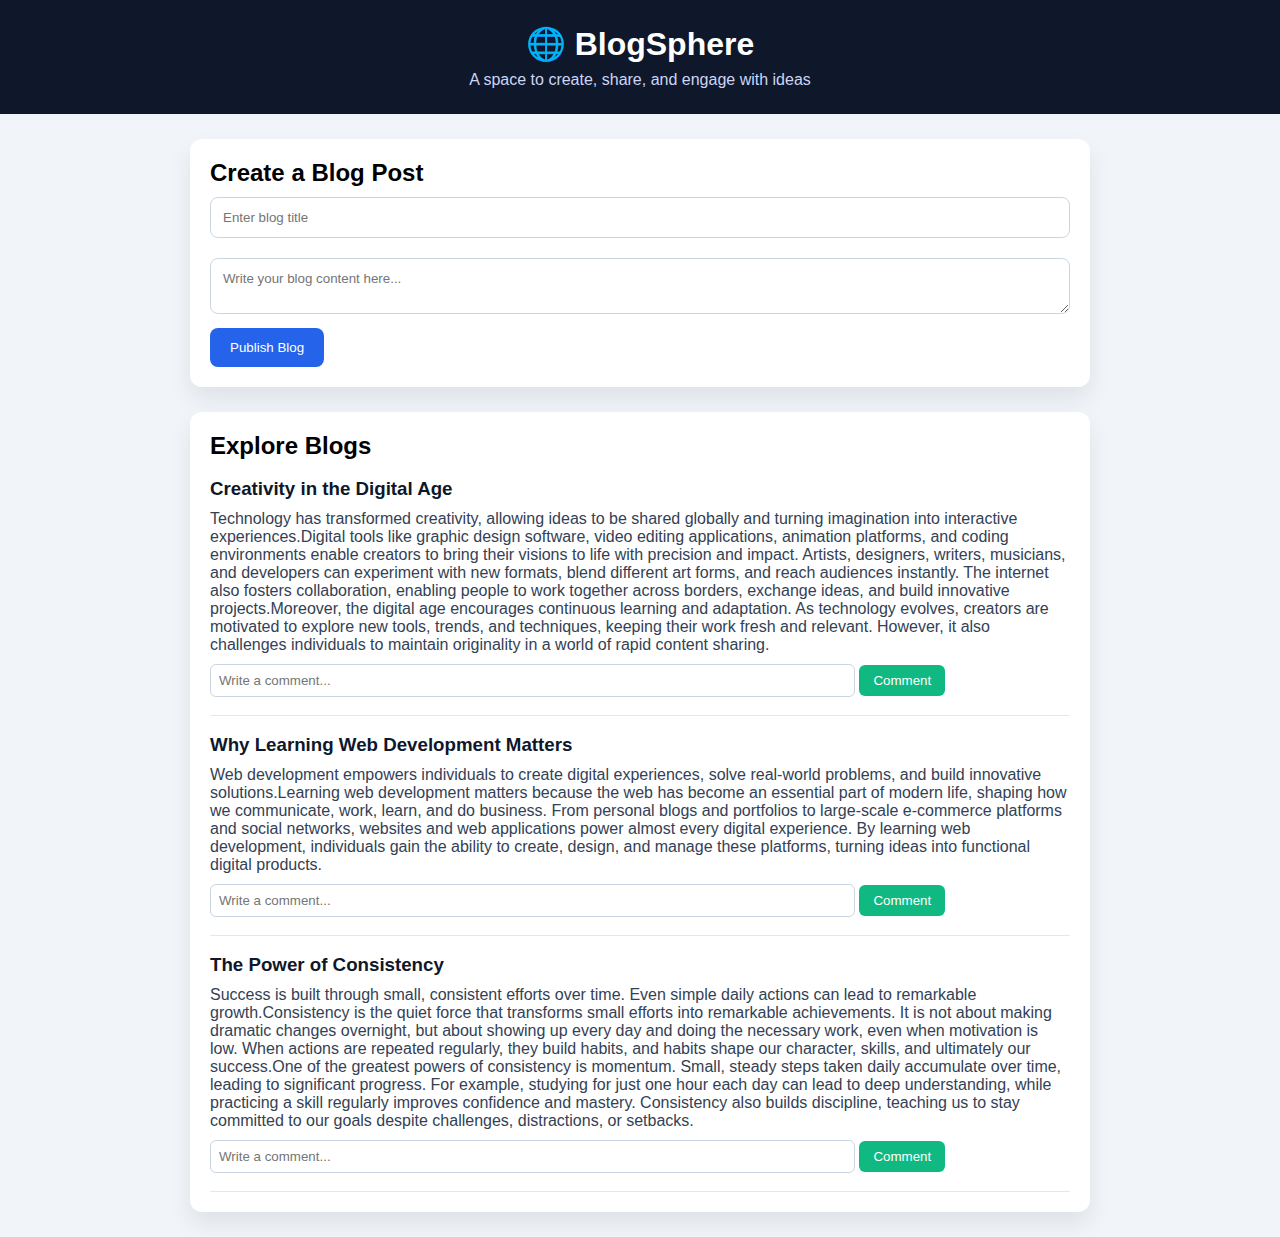
<file: CBTC/Task 2 (BlogSphere)/index.html>
<!DOCTYPE html>
<html lang="en">
<head>
    <meta charset="UTF-8">
    <title>BlogSphere</title>
    <link rel="stylesheet" href="style.css">
</head>
<body>

<header>
    <h1>🌐 BlogSphere</h1>
    <p>A space to create, share, and engage with ideas</p>
</header>

<section class="create-post">
    <h2>Create a Blog Post</h2>
    <input type="text" id="title" placeholder="Enter blog title">
    <textarea id="content" placeholder="Write your blog content here..."></textarea>
    <button onclick="addPost()">Publish Blog</button>
</section>

<section class="posts">
    <h2>Explore Blogs</h2>
    <div id="postsContainer"></div>
</section>

<script src="script.js"></script>
</body>
</html>
</file>
<file: CBTC/Task 2 (BlogSphere)/style.css>
* {
    margin: 0;
    padding: 0;
    box-sizing: border-box;
    font-family: "Segoe UI", sans-serif;
}

body {
    background: #f1f5f9;
}

header {
    background: #0f172a;
    color: white;
    text-align: center;
    padding: 25px;
}

header p {
    margin-top: 8px;
    color: #cbd5f5;
}

.create-post, .posts {
    background: white;
    max-width: 900px;
    margin: 25px auto;
    padding: 20px;
    border-radius: 12px;
    box-shadow: 0 12px 25px rgba(0,0,0,0.08);
}

.create-post input,
.create-post textarea {
    width: 100%;
    margin: 10px 0;
    padding: 12px;
    border-radius: 8px;
    border: 1px solid #cbd5e1;
}

.create-post button {
    background: #2563eb;
    color: white;
    border: none;
    padding: 12px 20px;
    border-radius: 8px;
    cursor: pointer;
}

.create-post button:hover {
    background: #1e40af;
}

.post {
    padding: 18px 0;
    border-bottom: 1px solid #e5e7eb;
}

.post h3 {
    color: #0f172a;
}

.post p {
    margin: 10px 0;
    color: #334155;
}

.comment-section {
    margin-top: 10px;
}

.comment-section input {
    width: 75%;
    padding: 8px;
    border-radius: 6px;
    border: 1px solid #cbd5e1;
}

.comment-section button {
    padding: 8px 14px;
    background: #10b981;
    color: white;
    border: none;
    border-radius: 6px;
    cursor: pointer;
}

.comment {
    font-size: 14px;
    margin-top: 6px;
    color: #475569;
}
</file>
